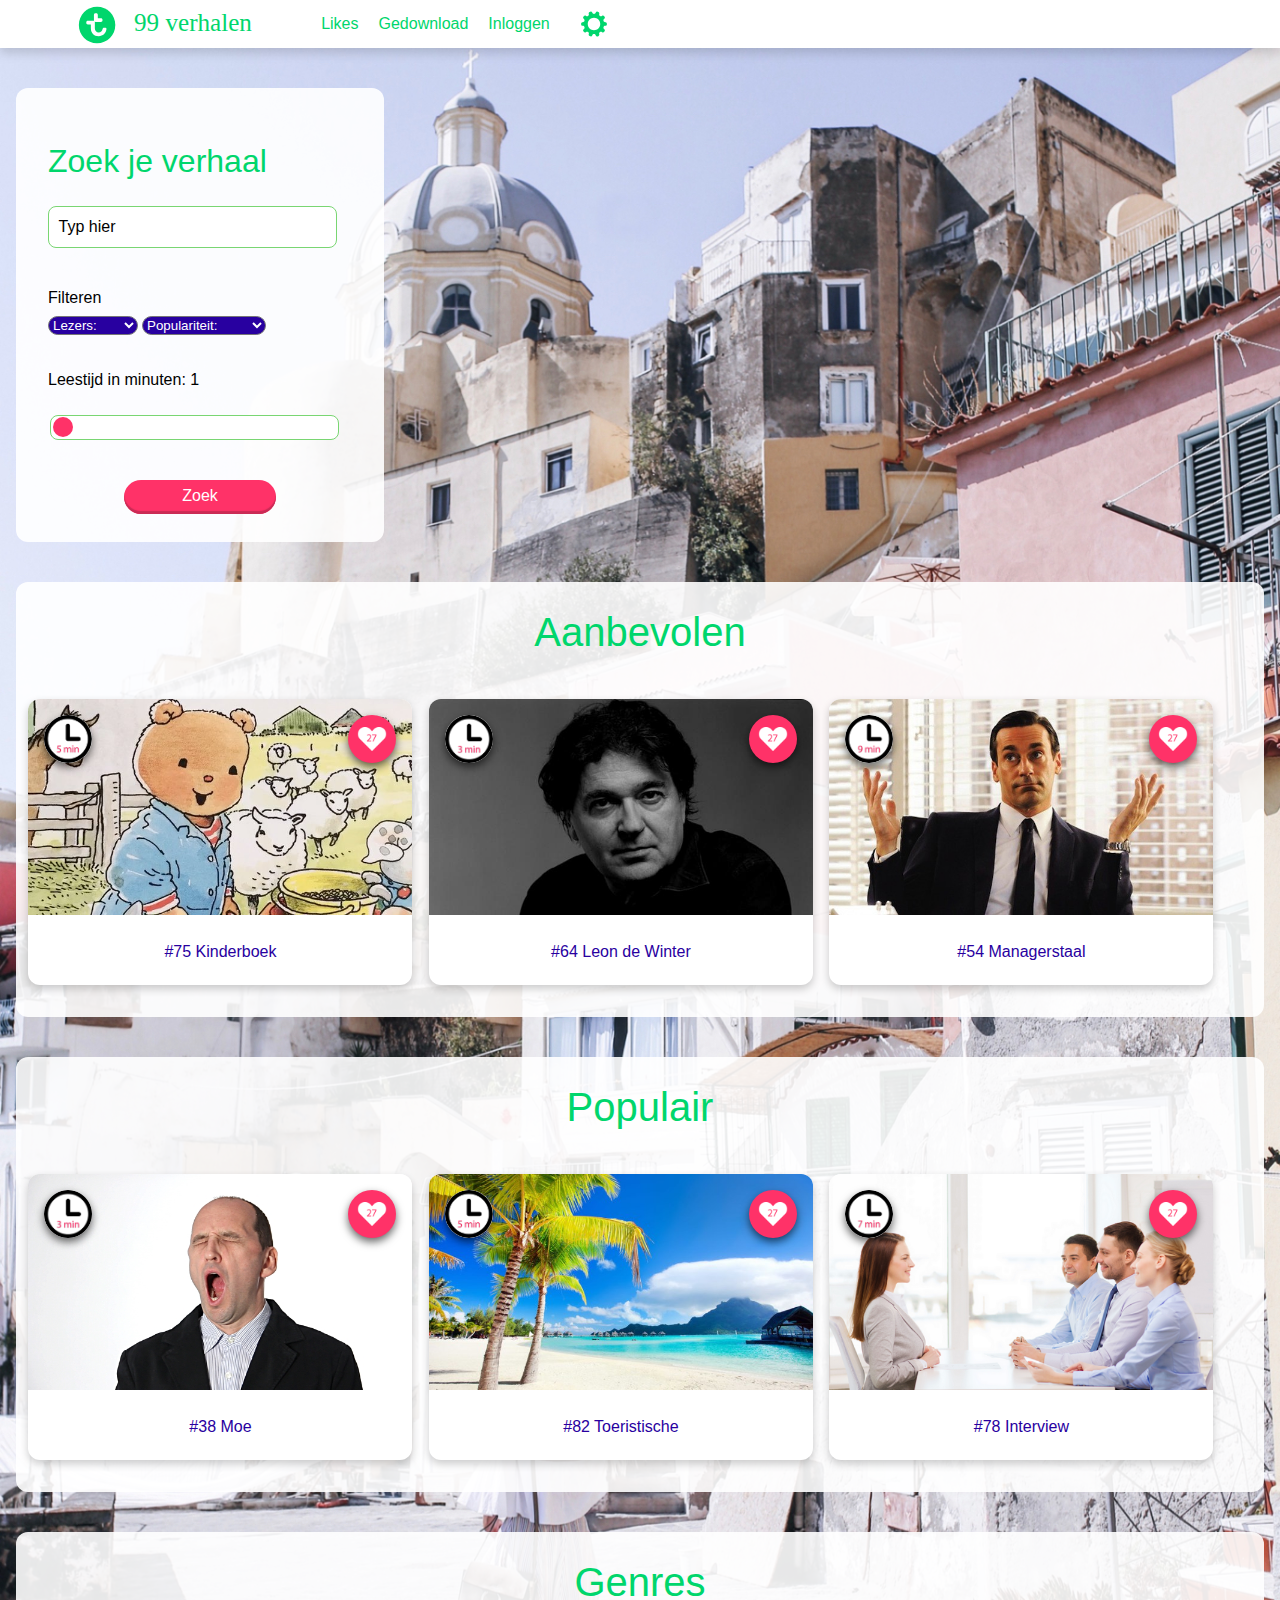
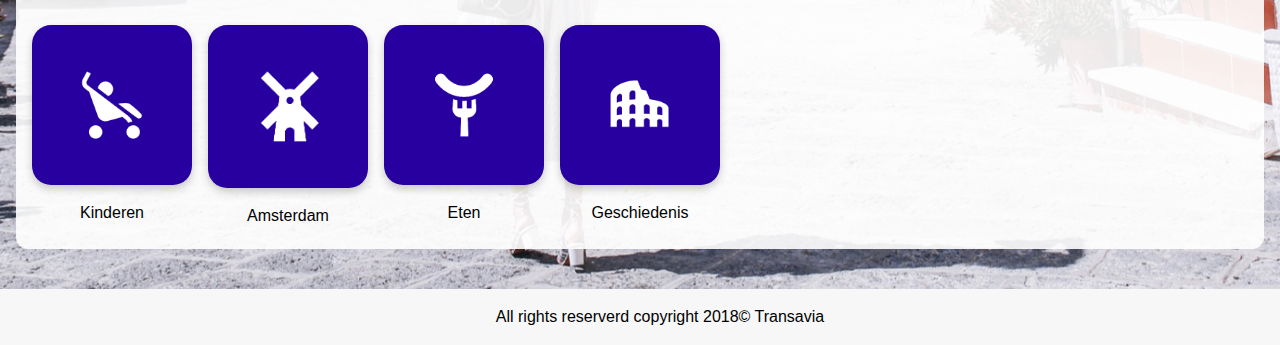
<file: index.html>
<!DOCTYPE html>
<html lang="nl">

<head>
    <meta charset="UTF-8">
    <link rel="stylesheet" href="assets/main.css">
    <meta name="viewport" content="width=device-width, initial-scale=1.0">
    <title>Transavia</title>
</head>

<body class="achtergrond">

    <header class="main-header">


        <nav>
            <ul>
                <li><a href="index.html"><img class="logo" src="/images/transavia-logo%202.svg" alt="Transavia logo"></a></li>
                <li><a href="opgeslagen.html">Likes</a></li>
                <li><a href="gedownload.html">Gedownload</a></li>
                <li><a href="inloggen.html">Inloggen</a></li>
                <li><a href="instellingen.html"><img id="setting-button" src="images/settings.svg" alt="instellingen"></a></li>
                <li><a href="menu.html"><img class="hamburger" src="images/hamburger_menu.png" alt="menu"></a></li>
            </ul>
        </nav>

    </header>


    <form>
        <fieldset>
            <h2> Zoek je verhaal</h2>
            <input type="text" placeholder="Typ hier" name="search">
            <h4> Filteren </h4>
            <select>
                  <option value="Leestijd">Lezers:</option>
                  <option value="kort"> +200 views</option>
                  <option value="medium">+400 views</option>
                  <option value="lang">+600 views</option>
            </select>
            <select>
                  <option value="Leestijd">Populariteit:</option>
                  <option value="comments"> aantal comments</option>
                  <option value="likes"> aantal likes </option>
                  <option value="shares"> aantal shares</option>
            </select>
            <div>
                <p>Leestijd in minuten: <span id="demo"></span></p>
                <label for="myRange"></label>
                <input class="slider" type="range" min="1" max="15" value="1" id="myRange">
            </div>


            <input id="submitknop" type="checkbox">
            <label for="submitknop" class="button">Zoek</label>
            <div class="spinner"></div>


        </fieldset>
    </form>


    <section>
        <h1> Aanbevolen </h1>
        <article>
            <div class="card">
                <a href="verhaal_een.html">
                   <img class="artikelfoto" src="images/kinderboek_beertje.jpg" alt="teddybeer met schaapen" style="width:100%"></a>

                <h3> <img src="images/leestijd_5.png" alt="5 minuten"> #75 Kinderboek <img id="heart_off" src="images/heart_27.png" alt="like-button"></h3>

            </div>
        </article>

        <article>
            <div class="card">
                <a href="verhaal_drie.html">
                   <img class="artikelfoto" src="images/leon_2.jpg" alt="foto van leon de winter" style="width:100%"></a>

                <h3> <img src="images/leestijd_3.png" alt="3 minuten"> #64 Leon de Winter <img src="images/heart_27.png" alt="like-button"></h3>
            </div>
        </article>

        <article>
            <div class="card">
                <a href="verhaal_twee.html">
                   <img class="artikelfoto" src="images/manager_hands.jpg" alt="Man in pak met handen omhoog" style="width:100%"></a>

                <h3> <img src="images/leestijd_9.png" alt="9 minuten"> #54 Managerstaal <img src="images/heart_27.png" alt="like-button"> </h3>
            </div>
        </article>
    </section>


    <section>
        <h1> Populair </h1>

        <article>
            <div class="card">
                <a href="verhaal_drie.html">
                   <img class="artikelfoto" src="images/moe.jpg" alt="vermoeide man" style="width:100%"></a>

                <h3> <img src="images/leestijd_3.png" alt="3 minuten"> #38 Moe <img src="images/heart_27.png" alt="like-button"></h3>
            </div>
        </article>

        <article>

            <div class="card">
                <a href="verhaal_een.html">
                <img class="artikelfoto" src="images/tropisch_eiland.jpg" alt="Tropisch eiland" style="width:100%"></a>
                <h3> <img src="images/leestijd_5.png" alt="5 minuten">#82 Toeristische <img src="images/heart_27.png" alt="like-button"></h3>
            </div>
        </article>

        <article>
            <div class="card">
                <a href="verhaal_twee.html">
                   <img class="artikelfoto" src="images/interview.png" alt="Mensen om een tafel" style="width:100%"></a>

                <h3> <img src="images/leestijd_7.png" alt="7 minuten"> #78 Interview <img src="images/heart_27.png" alt="like-button"> </h3>
            </div>
        </article>
    </Section>

    <section>
        <h1>Genres</h1>
        <ul>
            <li><img src="/images/buggy.png" alt="buggy icon"> Kinderen </li>
            <li><img src="/images/windmolen.png" alt="windmolen">Amsterdam</li>
            <li><img src="/images/worstje.png" alt="worstje">Eten</li>
            <li><img src="images/rome.png" alt="colloseum">Geschiedenis</li>
        </ul>
    </section>


    <footer>
        <p>All rights reserverd copyright 2018&copy; Transavia </p>
    </footer>

    <script src="./assets/script.js"></script>

</body>

</html>
</file>
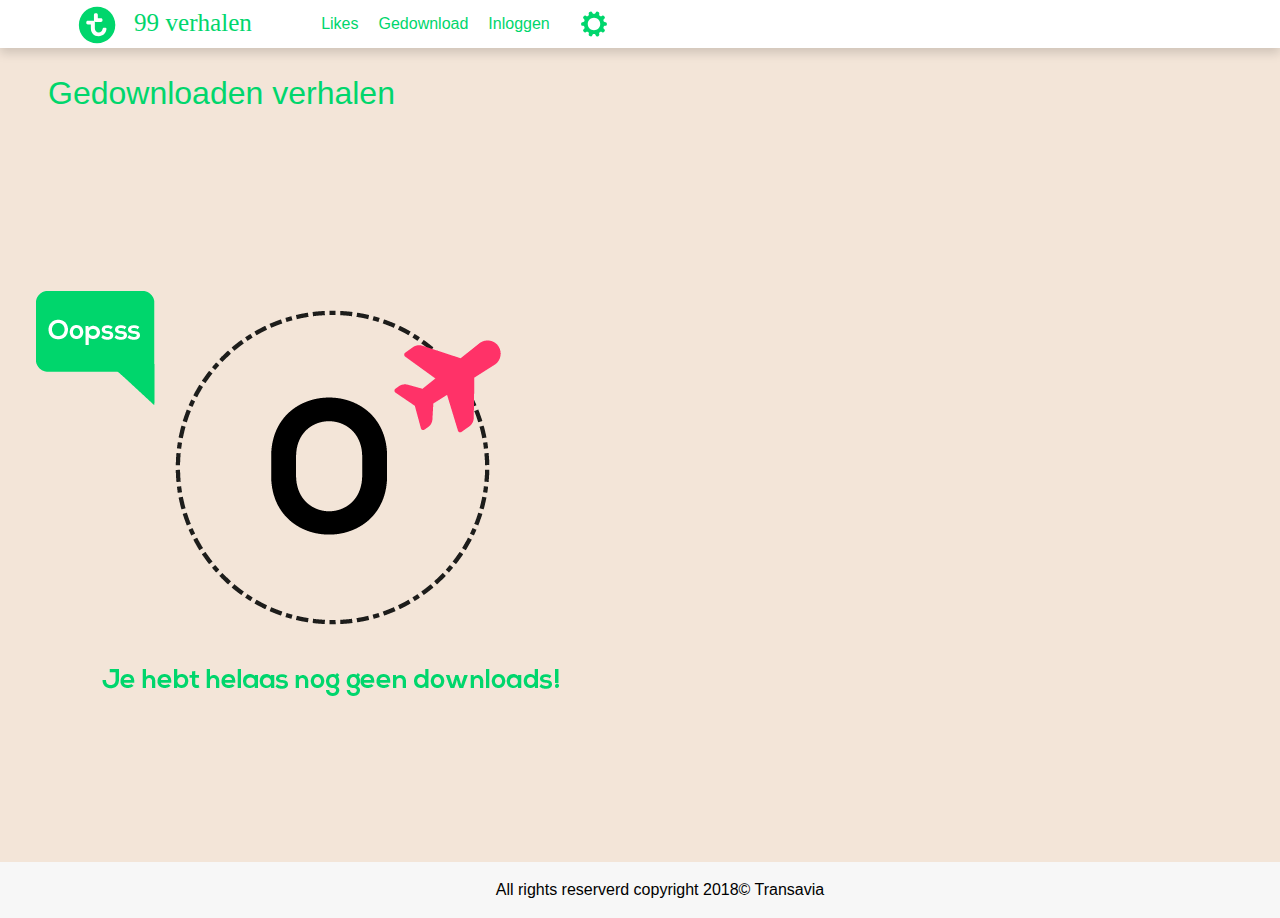
<file: gedownload.html>
<!DOCTYPE html>
<html lang="nl">

<head>
    <meta charset="UTF-8">
    <link rel="stylesheet" href="assets/main.css">
    <meta name="viewport" content="widt=device-width, initial-scale=1.0">
    <title>Transavia</title>
</head>

<body class="achtergrond_kleur">

    <header class="main-header">


        <nav>
            <ul>
                <li><a href="index.html"><img class="logo" src="/images/transavia-logo%202.svg" alt="Transavia logo"></a></li>
                <li><a href="opgeslagen.html">Likes</a></li>
                <li><a href="gedownload.html">Gedownload</a></li>
                <li><a href="inloggen.html">Inloggen</a></li>
                <li><a href="instellingen.html"><img id="setting-button" src="images/settings.svg" alt="instellingen"></a></li>
                <li><a href="menu.html"><img class="hamburger" src="images/hamburger_menu.png" alt="menu"></a></li>
            </ul>
        </nav>
    </header>

    <div>
        <h2> Gedownloaden verhalen </h2>
    </div>

    <img id="empty_tablet" class="verhaal_img" src="/images/empty_state_tabley.png" alt="empty state">

    <footer>
        <p>All rights reserverd copyright 2018&copy; Transavia </p>
    </footer>

    <script src="assets/script.js"></script>
   
</body>

</html>
</file>
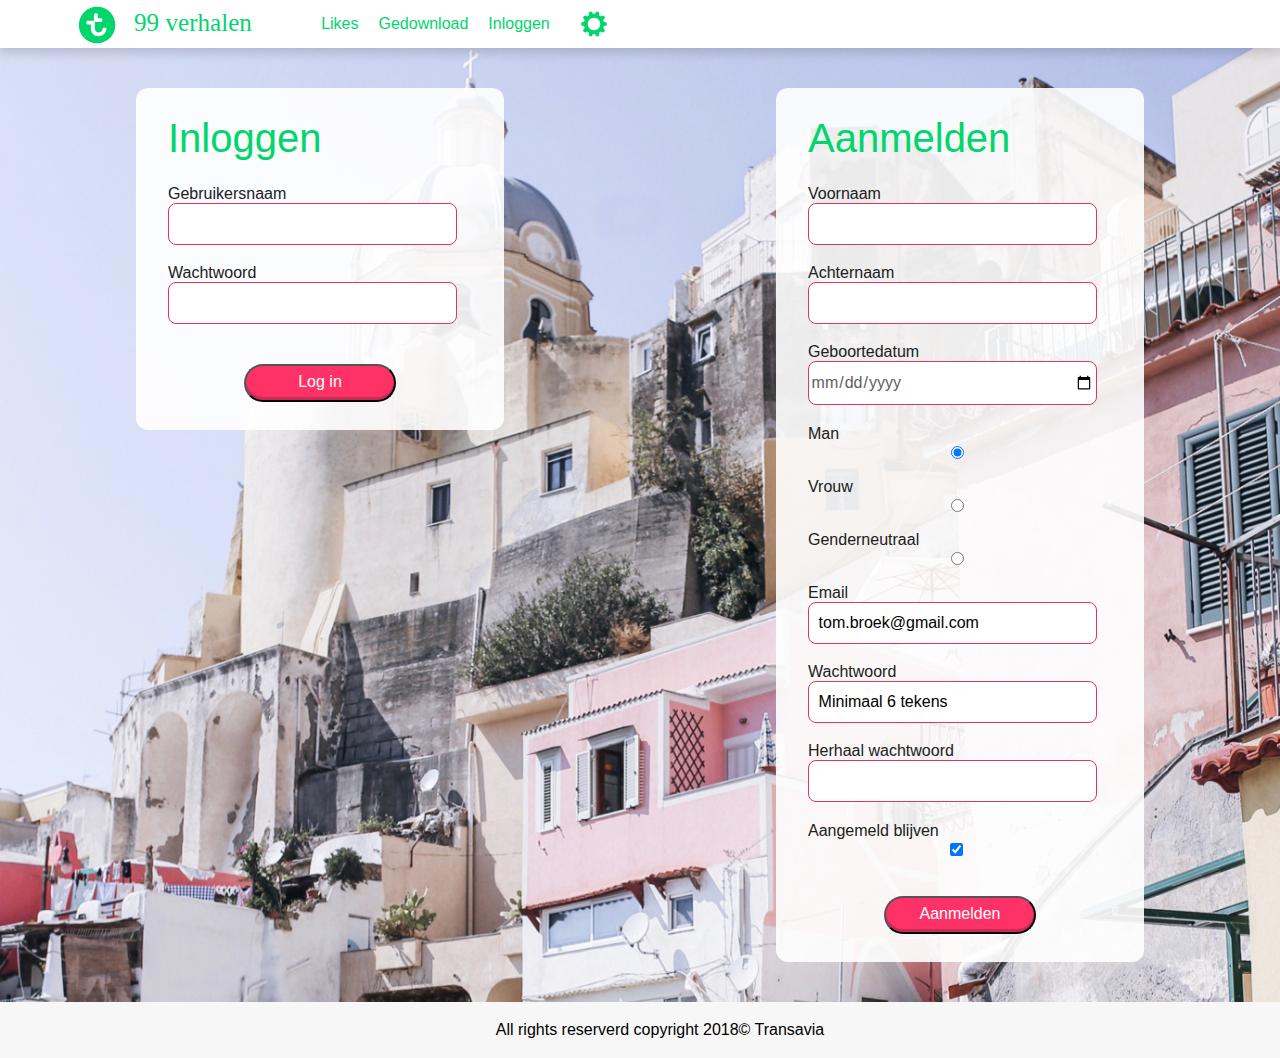
<file: inloggen.html>
<!DOCTYPE html>
<html lang="nl">


<head>
    <meta charset="UTF-8">
    <link rel="stylesheet" href="assets/main.css">
    <meta name="viewport" content="widt=device-width, initial-scale=1.0">
    <title>Transavia</title>
</head>

<body class="achtergrond">

    <header class="main-header">


        <nav>
            <ul>
                <li><a href="index.html"><img class="logo" src="/images/transavia-logo%202.svg" alt="Transavia logo"></a></li>
                <li><a href="opgeslagen.html">Likes</a></li>
                <li><a href="gedownload.html">Gedownload</a></li>
                <li><a href="inloggen.html">Inloggen</a></li>
                <li><a href="instellingen.html"><img id="setting-button" src="images/settings.svg" alt="instellingen"></a></li>
                <li><a href="menu.html"><img class="hamburger" src="images/hamburger_menu.png" alt="menu"></a></li>
            </ul>
        </nav>
    </header>

<div class="grid_container">

    <form>
        <fieldset>

            <h1> Inloggen </h1>
            <label for="gebruikersnaam">Gebruikersnaam</label>
            <input id="gebruikersnaam" type="text" name="username" required>
            <label for="password">Wachtwoord</label><br>
            <input id="password" type="password" name="psw" required>
            <button class="button" type="submit">Log in</button>
        </fieldset>
    </form>




    <form>
        <fieldset>
            <h1>Aanmelden</h1>
            <label for="voornaam">Voornaam</label>
            <input id="voornaam" type="text" name="naam" required>

            <label for="achternaam">Achternaam</label>
            <input id="achternaam" type="text" name="achternaam" required>

            <label for="geboortedatum"> Geboortedatum </label>
            <input id="geboortedatum" type="date" placeholder="dd-mm-jjjj" name="Geboortedatum" required>


            <label for="man" class="gender_choice">Man</label>
            <input id="man" type="radio" name="gender" value="Male" checked>

            <label for="vrouw" class="gender_choice">Vrouw</label>
            <input id="vrouw" type="radio" name="gender" value="Female">

            <label for="other" class="gender_choice">Genderneutraal</label>
            <input id="other" type="radio" name="gender" value="Other">

            <label for="email">Email</label>
            <input id="email" type="email" placeholder="tom.broek@gmail.com" name="email" required>

            <label for="psw">Wachtwoord</label>
            <input id="psw" type="password" placeholder="Minimaal 6 tekens" name="psw" required>

            <label for="repeat">Herhaal wachtwoord</label>
            <input id="repeat" type="password" name="psw-repeat" required>



            <label for="checkbox">Aangemeld blijven</label>
            <input id="checkbox" type="checkbox" checked="checked">
            <button class="button" type="">Aanmelden</button>
        </fieldset>
    </form>
    </div>


    <footer>
        <p>All rights reserverd copyright 2018&copy; Transavia </p>
    </footer>

    <script src="assets/script.js"></script>
</body>

</html>
</file>
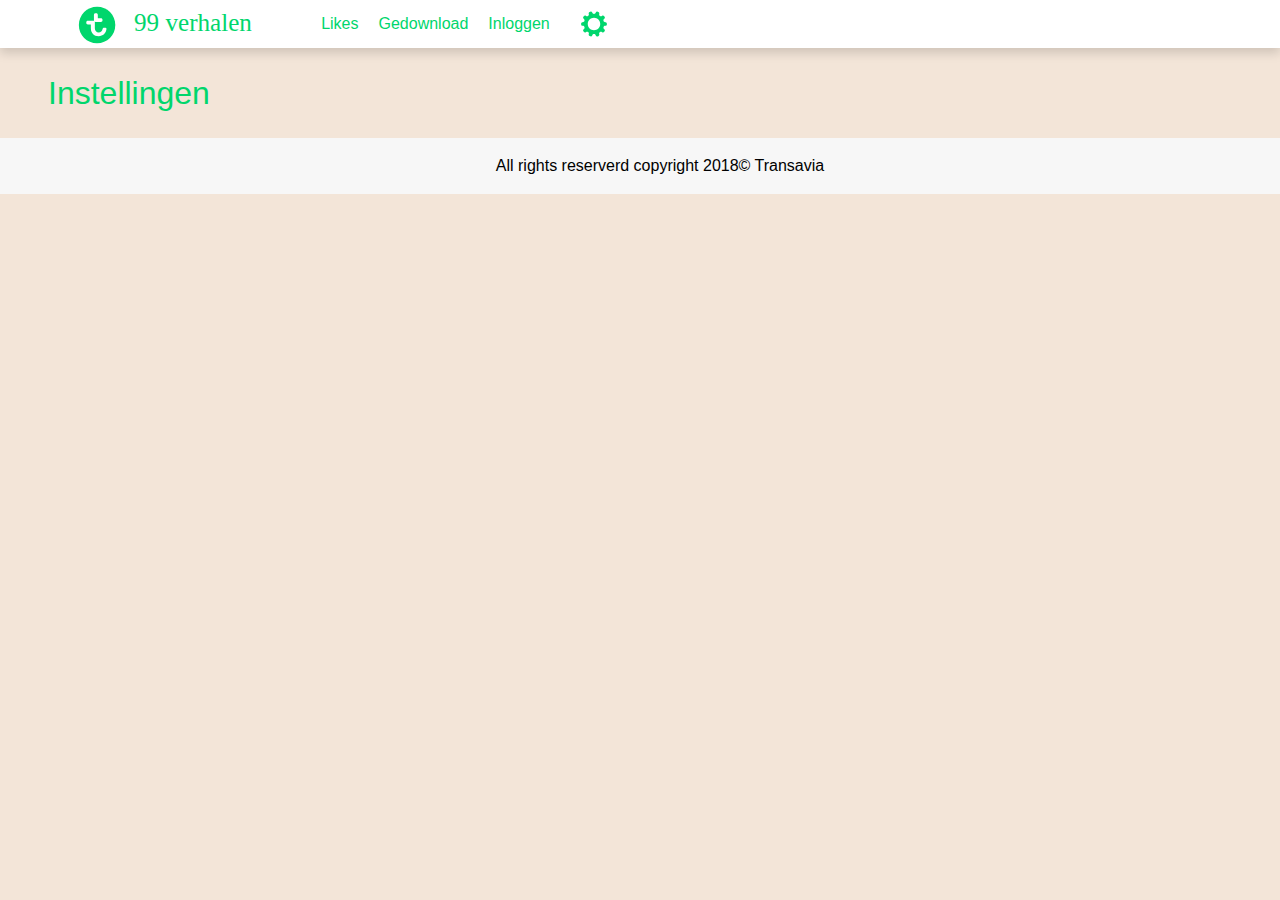
<file: instellingen.html>
<!DOCTYPE html>
<html lang="en">

<head>
    <meta charset="UTF-8">
    <link rel="stylesheet" href="assets/main.css">
    <meta name="viewport" content="widt=device-width, initial-scale=1.0">
    <title>Transavia</title>
</head>

<body class="achtergrond_kleur">

    <header class="main-header">


        <nav>
            <ul>
                <li><a href="index.html"><img class="logo" src="/images/transavia-logo%202.svg" alt="Transavia logo"></a></li>
                <li><a href="opgeslagen.html">Likes</a></li>
                <li><a href="gedownload.html">Gedownload</a></li>
                <li><a href="inloggen.html">Inloggen</a></li>
                <li><a href="instellingen.html"><img id="setting-button" src="images/settings.svg" alt="instellingen"></a></li>
                <li><a href="menu.html"><img class="hamburger" src="images/hamburger_menu.png" alt="menu"></a></li>
            </ul>
        </nav>
    </header>

    <div>
        <h2> Instellingen </h2>
    </div>

    <footer>
        <p>All rights reserverd copyright 2018&copy; Transavia </p>
    </footer>

    <script src="assets/script.js"></script>
</body>

</html>
</file>
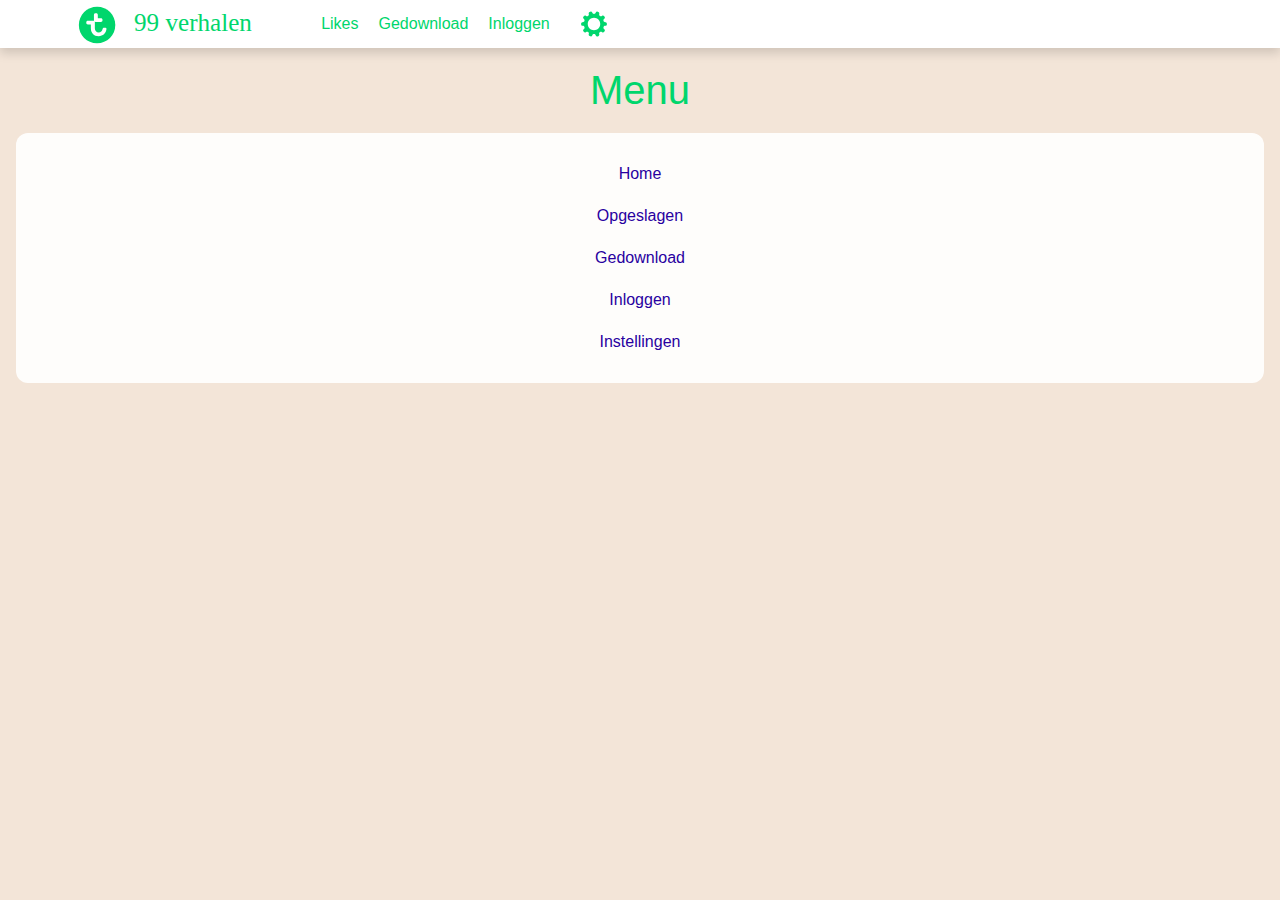
<file: menu.html>
<!DOCTYPE html>
<html lang="nl">

<head>
    <meta charset="UTF-8">
    <link rel="stylesheet" href="assets/main.css">
    <meta name="viewport" content="width=device-width, initial-scale=1.0">
    <title>Transavia</title>
</head>

<body>

    <header class="main-header">


        <nav>
            <ul>
                <li><a href="index.html"><img class="logo" src="/images/transavia-logo%202.svg" alt="Transavia logo"></a></li>
                <li><a href="opgeslagen.html">Likes</a></li>
                <li><a href="gedownload.html">Gedownload</a></li>
                <li><a href="inloggen.html">Inloggen</a></li>
                <li><a href="instellingen.html"><img id="setting-button" src="images/settings.svg" alt="instellingen"></a></li>
                <li><a href="menu.html"><img class="hamburger" src="images/hamburger_menu.png" alt="menu"></a></li>
            </ul>
        </nav>

    </header>
    
   <h1>Menu</h1>
   
   <section>
   <a href="index.html">Home</a>
    <a href="opgeslagen.html">Opgeslagen</a>
   <a href="gedownload.html">Gedownload</a>
   <a href="inloggen.html">Inloggen</a>
    <a href="instellingen.html">Instellingen</a>
    </section>
</file>
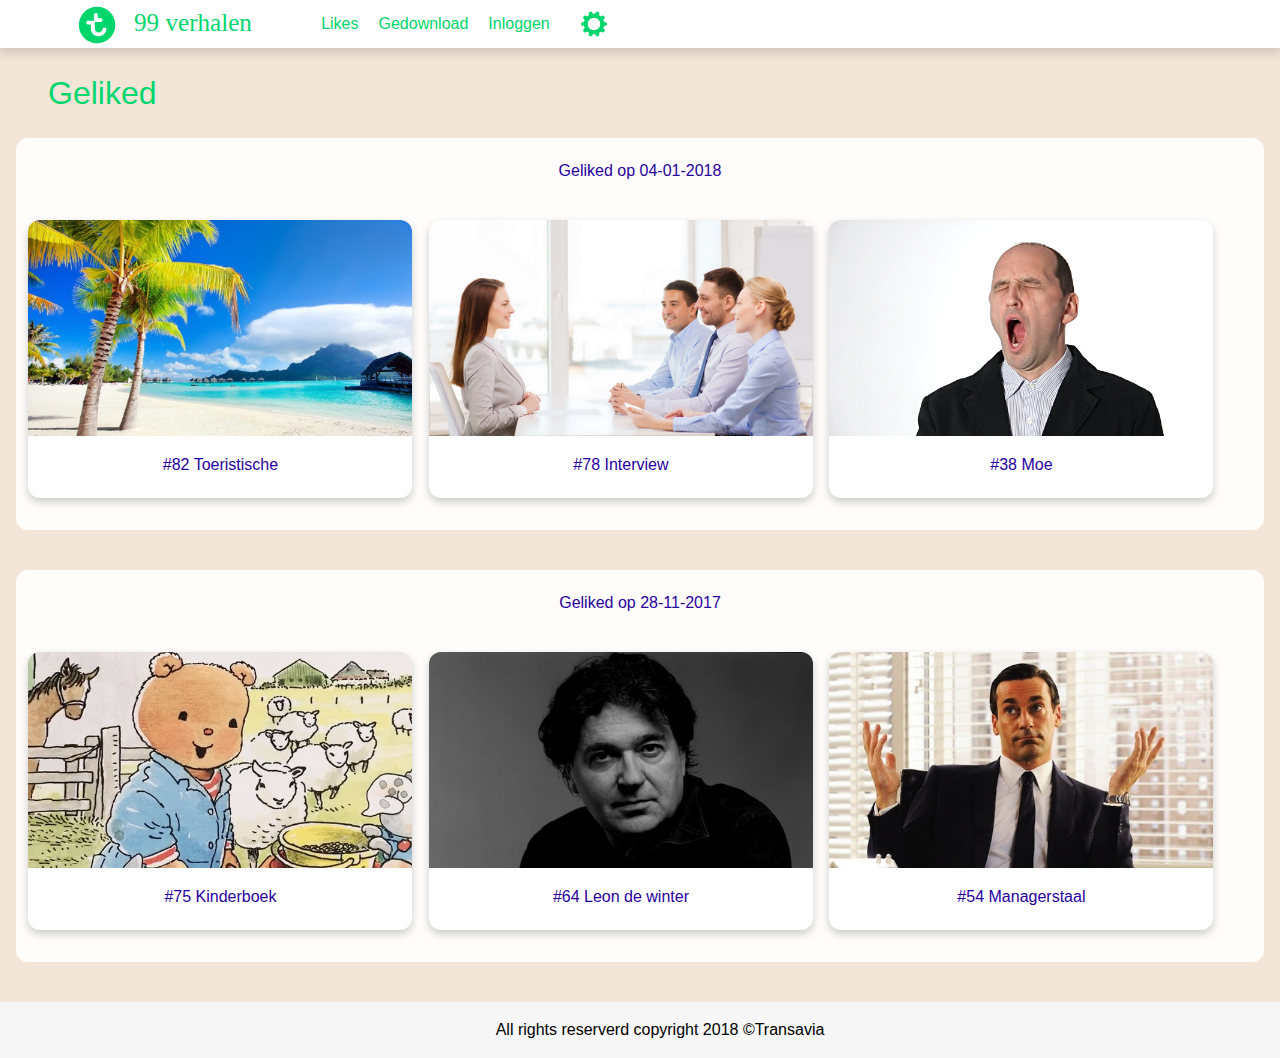
<file: opgeslagen.html>
<!DOCTYPE html>
<html lang="nl">

<head>
    <meta charset="UTF-8">
    <link rel="stylesheet" href="assets/main.css">
    <meta name="viewport" content="widt=device-width, initial-scale=1.0">
    <title>Transavia</title>
</head>

<body class="achtergrond_kleur">

    <header class="main-header">




        <nav>
            <ul>
                <li><a href="index.html"><img class="logo" src="/images/transavia-logo%202.svg" alt="Transavia logo"></a></li>
                <li><a href="opgeslagen.html">Likes</a></li>
                <li><a href="gedownload.html">Gedownload</a></li>
                <li><a href="inloggen.html">Inloggen</a></li>
                <li><a href="instellingen.html"><img id="setting-button" src="images/settings.svg" alt="instellingen"></a></li>
                <li><a href="menu.html"><img class="hamburger" src="images/hamburger_menu.png" alt="menu"></a></li>
            </ul>
        </nav>

    </header>

    <div>
        <h2> Geliked </h2>
    </div>

    <section>
        <h3>Geliked op 04-01-2018</h3>
        <article>
            <a href="verhaal_twee.html">
                <div class="card">
                    <img class="artikelfoto" src="images/tropisch_eiland.jpg" alt="Tropisch eiland" style="width:100%">
                    <h3> #82 Toeristische</h3>
                </div>
            </a>
        </article>

        <article>
            <a href="verhaal_een.html">
                <div class="card">
                    <img class="artikelfoto" src="images/interview.png" alt="Mensen om een tafel" style="width:100%">
                    <h3> #78 Interview </h3>
                </div>
            </a>
        </article>

        <article>
            <a href="verhaal_drie.html">
                <div class="card">
                    <img class="artikelfoto" src="images/moe.jpg" alt="vermoeide man" style="width:100%">
                    <h3> #38 Moe</h3>
                </div>
            </a>
        </article>
    </Section>

    <section>
        <h3>Geliked op 28-11-2017</h3>
        <article>
            <a href="verhaal_een.html">
                <div class="card">
                    <img class="artikelfoto" src="images/kinderboek_beertje.jpg" alt="teddybeer met schaapen" style="width:100%">
                    <h3> #75 Kinderboek </h3>
                </div>
            </a>
        </article>

        <article>
            <a href="verhaal_drie.html">
                <div class="card">

                    <img class="artikelfoto" src="images/leon_2.jpg" alt="foto van leon de winter" style="width:100%">
                    <h3> #64 Leon de winter</h3>
                </div>
            </a>
        </article>

        <article>
            <a href="verhaal_twee.html">
                <div class="card">
                    <img class="artikelfoto" src="images/manager_hands.jpg" alt="Man in pak met handen omhoog" style="width:100%">
                    <h3> #54 Managerstaal </h3>
                </div>
            </a>
        </article>
    </section>


    <footer>
        <p>All rights reserverd copyright 2018 &copy;Transavia </p>
    </footer>
    <script src="assets/script.js"></script>

</body>

</html>
</file>
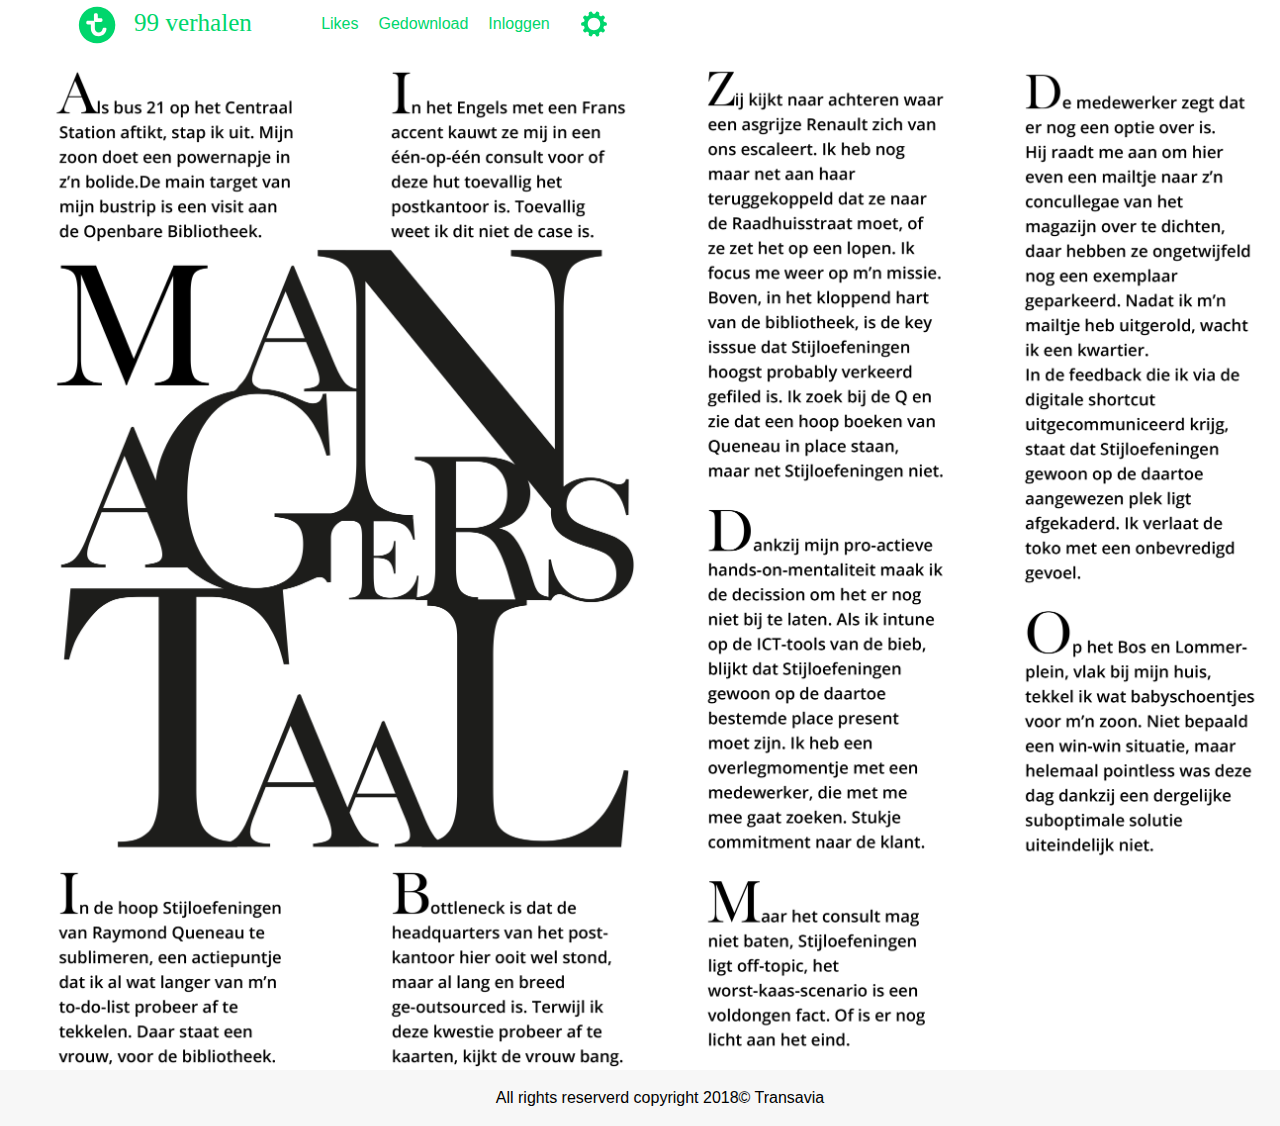
<file: verhaal_twee.html>
<!DOCTYPE html>
<html lang="nl">

<head>
    <meta charset="UTF-8">
    <link rel="stylesheet" href="assets/main.css">
    <meta name="viewport" content="widt=device-width, initial-scale=1.0">
    <title>Transavia</title>
</head>

<body>

    <header class="main-header">


        <nav>
            <ul>
                <li><a href="index.html"><img class="logo" src="/images/transavia-logo%202.svg" alt="Transavia logo"></a></li>
                <li><a href="opgeslagen.html">Likes</a></li>
                <li><a href="gedownload.html">Gedownload</a></li>
                <li><a href="inloggen.html">Inloggen</a></li>
                <li><a href="instellingen.html"><img id="setting-button" src="images/settings.svg" alt="instellingen"></a></li>
                <li><a href="menu.html"><img class="hamburger" src="images/hamburger_menu.png" alt="menu"></a></li>
            </ul>
        </nav>

    </header>
    

    <img id="managerstaal_laptop" class="verhaal_img" src="/images/managerstaal_desktop_hq.png" alt="verhaal managerstaal">
    <img id="managerstaal_tablet" class="verhaal_img" src="images/managerstaal_tablet.png" alt="Verhaal managerstaal">

    <footer>
        <p>All rights reserverd copyright 2018&copy; Transavia </p>
    </footer>

    <script src="assets/script.js"></script>
</body>
</file>
<file: assets/main.css>
/* ==== ACHTERGROND ===== */

body {
    background-color: #f3e5d8;
    margin: 0;
    max-width: 100%;
}

.achtergrond {
    background-image: url(/images/achtergrond_2.jpg);
    max-width: 100%;
    height: 400px;
    background-size: 100% 100%;
    background-repeat: no-repeat;
    background-size: cover;
}


/* ===== HEADER ====== */

header {
    justify-content: center;
    margin: 0;
    padding: 0 1rem 0 1rem;
}

* {
    box-sizing: border-box
}


.logo {
    vertical-align: middle;
    box-sizing: border-box;
    height: 2.5em;
}

ul {
    margin: 0;
    list-style: none;
    display: flex;
}


.main-header {
    box-shadow: 0 0.3125em 0.625em 0 rgba(0, 0, 0, .15);
    height: 3em;
    background-color: #fff;
}

.main-header nav ul {
    line-height: 3em;
}

.main-header nav a {
    text-decoration: none;
    color: #00d66c;
    font: 1em nexa bold, sans-serif;
    font-size: 100%;
    line-height: 1.5em;
    margin-left: 1.25em;
    margin-top: .4em;
}

.main-header nav a:hover {
    color: #2800a0;
}

a:hover {
    color: #2800a0;
}

a {
    text-decoration: none;
}


section a {

    font: 1em nexa bold, sans-serif;
    color: #2800a0;
    text-align: center;
    display: block;
    margin-bottom: 1.5em;
    margin-top: 1.5em;

}

section a:hover {
    color: #00d66c;
}


/* ===== Zoek veld ===== */

select {
    border-radius: 50px;
    background-color: #2800a0;
    color: white;
    margin-bottom: 1.5em;
    margin-top: 0;
}

fieldset h4 {
    margin-bottom: .6em;
}

/* ===== SLIDER ===== */

.slider {
    -webkit-appearance: NONE;
    border: .0625rem solid #91a3b7;
    outline: none;
    min-height: none;
    margin-top: .6em;
}

.slider::-webkit-slider-thumb {
    -webkit-appearance: none;
    appearance: none;
    width: 1.25em;
    height: 1.25em;
    border-radius: 0.75em;
    background: #ff3268;
    cursor: pointer;
}

.slider::-moz-range-thumb {
    width: 25px;
    height: 25px;
    background: #4CAF50;
    cursor: pointer;
}

div p {
    font: 1em nexa bold, sans-serif;
    margin-left: 0em;
}


/* ===== ICONEN NAV  ====== */

#setting-button {
    width: 3.00em;
    height: 3.em;
    align-content: center;
    line-height: 3em;

}


.hamburger {
    width: 2em;
    align-content: center;
    padding-top: .8em;
    padding-bottom: 1em;
}


/* WEEK VERHAAL */

/* ==== VERHALEN ==== */

div.carrousel {
    width: 1em;
    display: flex;
    overflow-x: scroll
}

div.carrousel {
    width: 100;
    box-shadow: 0 4px 8px 0 rgba(0, 0, 0, 0.2);
    transition: 0.3s;
    border-radius: 0.75rem;
    background-color: white;
}

.card {
    width: 100;
    box-shadow: 0 4px 8px 0 rgba(0, 0, 0, 0.2);
    transition: 0.3s;
    border-radius: .75rem;
    background-color: white;
    position: relative;
    margin-bottom: 1.5em;
}

article {
    width: 30vw;
    display: inline-block;
    margin-left: 1%;
}

.card h3 {
    padding-bottom: 1.5em;
}

/* RESPONSIVE INDEX CARDS */

@media (max-width: 35em) {
    article {
        width: 100%;
    }
}


@media (max-width:64.375em) {
    article {
        width: 45vw;
    }
}

/* ==== VERHALEN ==== */

.card:hover {
    box-shadow: 0 8px 16px 0 rgba(0, 0, 0, 0.2);
}

.artikelfoto {
    border-top-left-radius: .75rem;
    border-top-right-radius: .75rem;
}


body section {
    background-color: rgba(255, 255, 255, .9);
    border-radius: .75rem;
    margin-left: 1em;
    margin-right: 1em;
    margin-bottom: 2.5em;
    padding-top: .5em;
    padding-bottom: 0.5em;
}


/* ===== GENRES ====== */

/* Bron: Geholpen door Mitch Goudkuil uit v210 */

section ul {
    padding-left: 0;
    display: grid;
    grid-template-columns: 1fr 1fr;
}

section li {
    list-style: none;
    font: 1em nexa bold, sans-serif;
    text-align: center;
    margin-bottom: 1em;
}

section li img {
    /*Ik heb de hoogtes van de img weggehaald, de breedte was al genoeg omdat hij hem anders gaat croppen zoals je zag. Ik heb voor het responsive gebeuren bovenin bij je ul tag even nav ervoor gezet zodat je deze ul los kon stylen. Hierboven staat nu een section ul{} en die heb ik een display grid met 2 fr's gegeven waardoor de li's naast elkaar komen te staan. Bij je laptop en ipad media query's heb ik de section ul{} en section ul li{} gezet waarop een display flex staat. Hier heb ik voor gekozen aangezien je op ipad en laptop formaat ze links vier aan vier uitgelijnd wilt hebben nam ik aan aan hoe je het had. Ik hoop dat je hier wat wijzer van kan worden zo. Maar als het goed is is het een beetje wat je wilde :) */
    min-height: 5em;
    max-width: 10em;
    width: 100%;
    border-radius: 1.2em;
    background-color: #2800a0;
    box-shadow: 0 4px 8px 0 rgba(0, 0, 0, 0.2);
    transition: 0.3s;
    margin-top: 1.5em;
    margin-bottom: 1.2em!important;
    display: block;
    margin: 0 auto;
    cursor: pointer;
}

section li img:hover {
    box-shadow: 0 8px 16px 0 rgba(0, 0, 0, 0.3);

}


/* ==== LETTERTYPES/TEKSTEN ==== */

p {
    font: 1em nexa light, sans-serif;
    line-height: 1.5em;
    max-width: 30em;
    margin-left: 2.5em;
}

h1 {
    font: 2.5em nexa bold, sans-serif;
    color: #00d66c;
    text-align: center;
    margin-bottom: .5em;
    margin-top: .5em;
}


h2 {
    font: 2em nexa bold, sans-serif;
    color: #00d66c;
}

div h2 {
    margin-left: 1.5em;
}

h3 {

    font: 1em nexa bold, sans-serif;
    color: #2800a0;
    text-align: center;
}

h4 {
    font: 1em nexa bold, sans-serif;

}

h5 {
    font: 1em nexa light, sans-serif;
}




/* ====== BUTTONS ====== */

#submitknop {
    display: none;
}

.button {
    background-color: #ff3268;
    color: white;
    position: relative;
    font: 1em nexa bold, sans-serif;
    border-radius: 1.25em;
    box-shadow: inset 0 -.1875em .0625em #ca2b55;
    text-align: center;
    padding: .4375em 1.5em .5625em;
    display: block;
    width: 50%;
    margin: auto;
    margin-top: 1.3em;
    /* == Bron: Transavia.nl == */
}


.button:active {
    background-color: #ff3268;
    box-shadow: 0 5px #444;
    transform: translateY(2px);
}

.button:hover {
    color: #ff658e;
}

#submitknop:checked + label + div {
    margin-top: 10%;
    display: block;
    margin-left: 40%;
}


/* ==== LIKE BUTTON ==== */

h3 img {
    width: 3em;
    display: block;
    background: #ff3268;
    border-radius: 5em;
    box-shadow: 0 4px 8px 0 rgba(0, 0, 0, 0.6);
    transition: 0.3s;
    cursor: pointer;
    position: absolute;
    top: 0;
    right: 0;
    margin-top: 1em;
    margin-right: 1em;
}

h3 img:hover {
    transform: translateY(-3px);
}

.noBorder {
    background: none;
    box-shadow: none;
}


/* ==== LEESTIJD ICOON ==== */

h3 img:first-of-type {
    left: 0;
    background: white;
    margin-left: 1em;
    cursor: default;
}

/* ===== Micro interactie 1 */

.spinner {
    display: none;
    align-content: center;
    border: 1em solid;
    border-color: rgba(38, 0, 155, 0.4);
    border-radius: 5em;
    border-top: 16px solid #2800a0;
    width: 4.5em;
    height: 4.5em;
    animation: spin 2s linear infinite;
}


@keyframes spin {
    0%;
        {
        transform: rotate(deg);
    }
    100% {
        transform: rotate(360deg);
    }
}


/* DONWLOAD KNOP */


#download_off {
    background: none;
    border: none;
    width: 2em;
    cursor: pointer;
    align-content: center;
    position: absolute;
    top: 0;
    left: 0;
    margin-top: 5em;
    margin-left: 1em;
    transition: 0.3s;
}


#download_off:hover{
    transform: translateY(-3px);
}

/* ==== AANMELD FORMULIER === */

input::placeholder {
    color: black;
    padding: .5rem;
}

form fieldset h1 {
    text-align: left;
    margin: 0;
    padding-bottom: .6em;
}

fieldset {
    background-color: rgba(255, 255, 255, .9);
    padding: 1.75rem 2rem;
    border-radius: .75rem;
    margin-left: 1em;
    margin-right: 1em;
    border: none;
    margin-top: 2.5em;
    margin-bottom: 2.5em;
    max-width: 23em;
    align-content: center;
}

input {
    font: 1em nexa light, sans-serif;
    width: 95%;
    border: .0625rem solid #91a3b7;
    color: #606060;
    border-radius: .5rem;
    padding: .1em;
    line-height: 2.3rem;
    margin-bottom: 1.2em;
}


input:focus {
    transform: scale(1.03, 1.03);
}

input:valid {
    border-color: rgb(121, 214, 114);
}

input:invalid {
    border-color: rgb(220, 54, 102);
}


label {
    color: #202020;
    font: 1em nexa bold, sans-serif;
}


/* ===== FOOTER ==== */

footer {

    width: 100vw;
    background: #f7f7f7;
    display: flex;
    justify-content: center;

}


/* ===== RESPONSIVE INDEX =====  */

@media (max-width: 35em) {
    article {
        width: 90%;
        margin-left: 1.2em;
    }
}


/* ==== RESPONSIVE VERHALEN ==== */

/* MOBIEL */

.verhaal_img {
    max-width: 100vw;
}


#leon_tablet {
    display: block;
}

#leon_laptop {
    display: none;
}

/* MANAGERSTAAL*/

#managerstaal_laptop {
    display: none;
}

#managerstaal_tablet {
    display: block;
}

/* KINDERBOEK */

#kinderboek_laptop {
    display: none;
}

#kinderboek_tablet {
    display: block;
}

.grid_container form:nth-of-type(1) {
    display: block;
    margin: 0 auto;

}

.grid_container form:nth-of-type(2) {
    display: block;
    margin: 0 auto;
}

/* IPAD & UP */

@media (min-width:48em) and (max-width:63.9em) {
    #leon_laptop {
        display: none;
    }
    #leon_tablet {
        display: block;
    }

    #empty_tablet {
        display: none;
    }

    #empty_tablet {
        display: block;

    }

    #empty_desktop {
        display: none;
    }

    section ul {
        padding-left: 1em;
        display: flex;
    }
    section li {
        margin-right: 1em;
    }

    .grid_container {
        display: grid;
        grid-template-columns: 1fr;
    }

    .grid_container form {
        display: block;
        margin: 0 auto;
    }


}


/* LAPTOP */

@media (min-width: 64em) {
    #managerstaal_laptop {
        display: block;
    }
    #managerstaal_tablet {
        display: none;
    }

    #kinderboek_laptop {
        display: block;
    }

    #kinderboek_tablet {
        display: none;
    }

    #leon_laptop {
        display: block;
    }

    #leon_tablet {
        display: none;
    }

    section ul {
        padding-left: 1em;
        display: flex;
    }

    section li {
        margin-right: 1em;
    }

    .grid_container {
        display: grid;
        grid-template-columns: 1fr 1fr;
    }

}



/* === RESPONSIVE MENU === */

@media (max-width:43.75em) {
    nav li {
        display: none;
    }

    nav li:first-of-type {
        display: block;
    }

    nav li:last-of-type {
        display: block;
        position: absolute;
        right: 0;
        margin-right: 1em;
    }
}

@media (min-width:43.813em) {
    nav li:last-of-type {
        display: none;
    }
}
</file>
